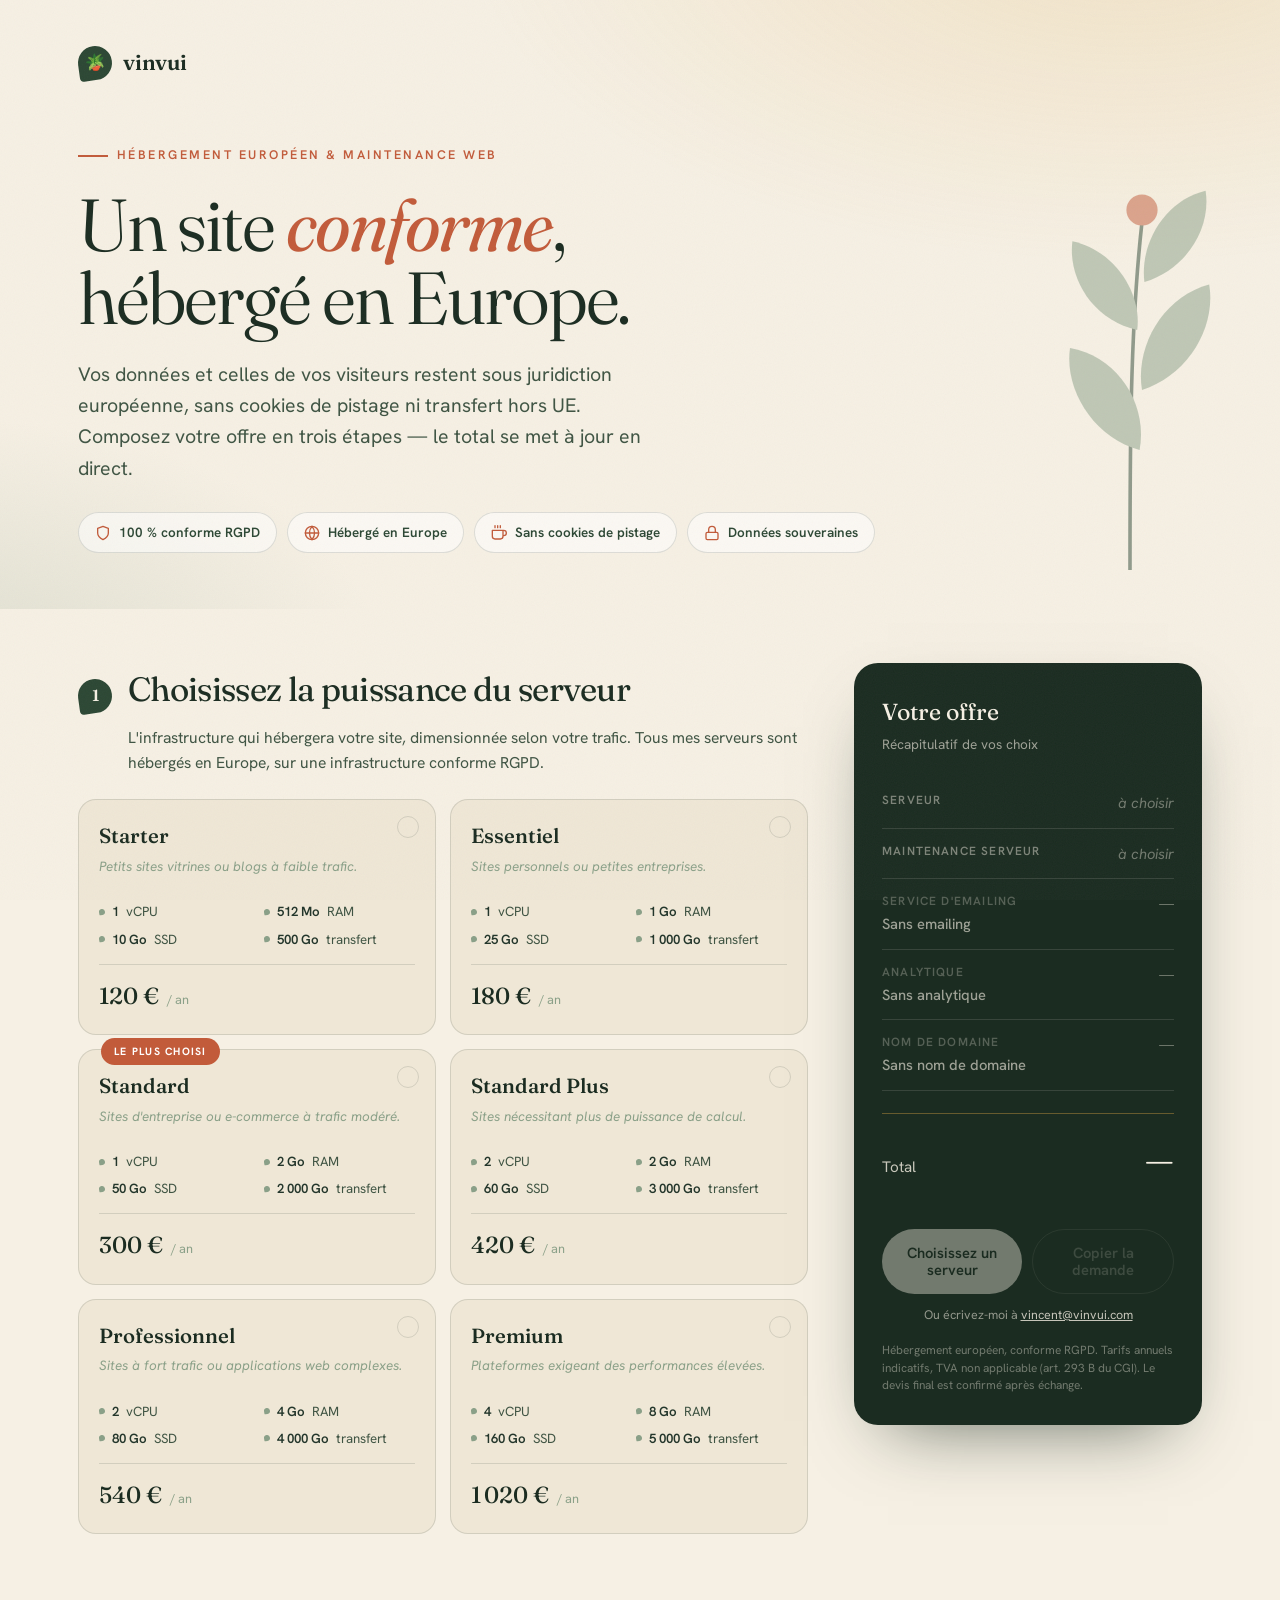
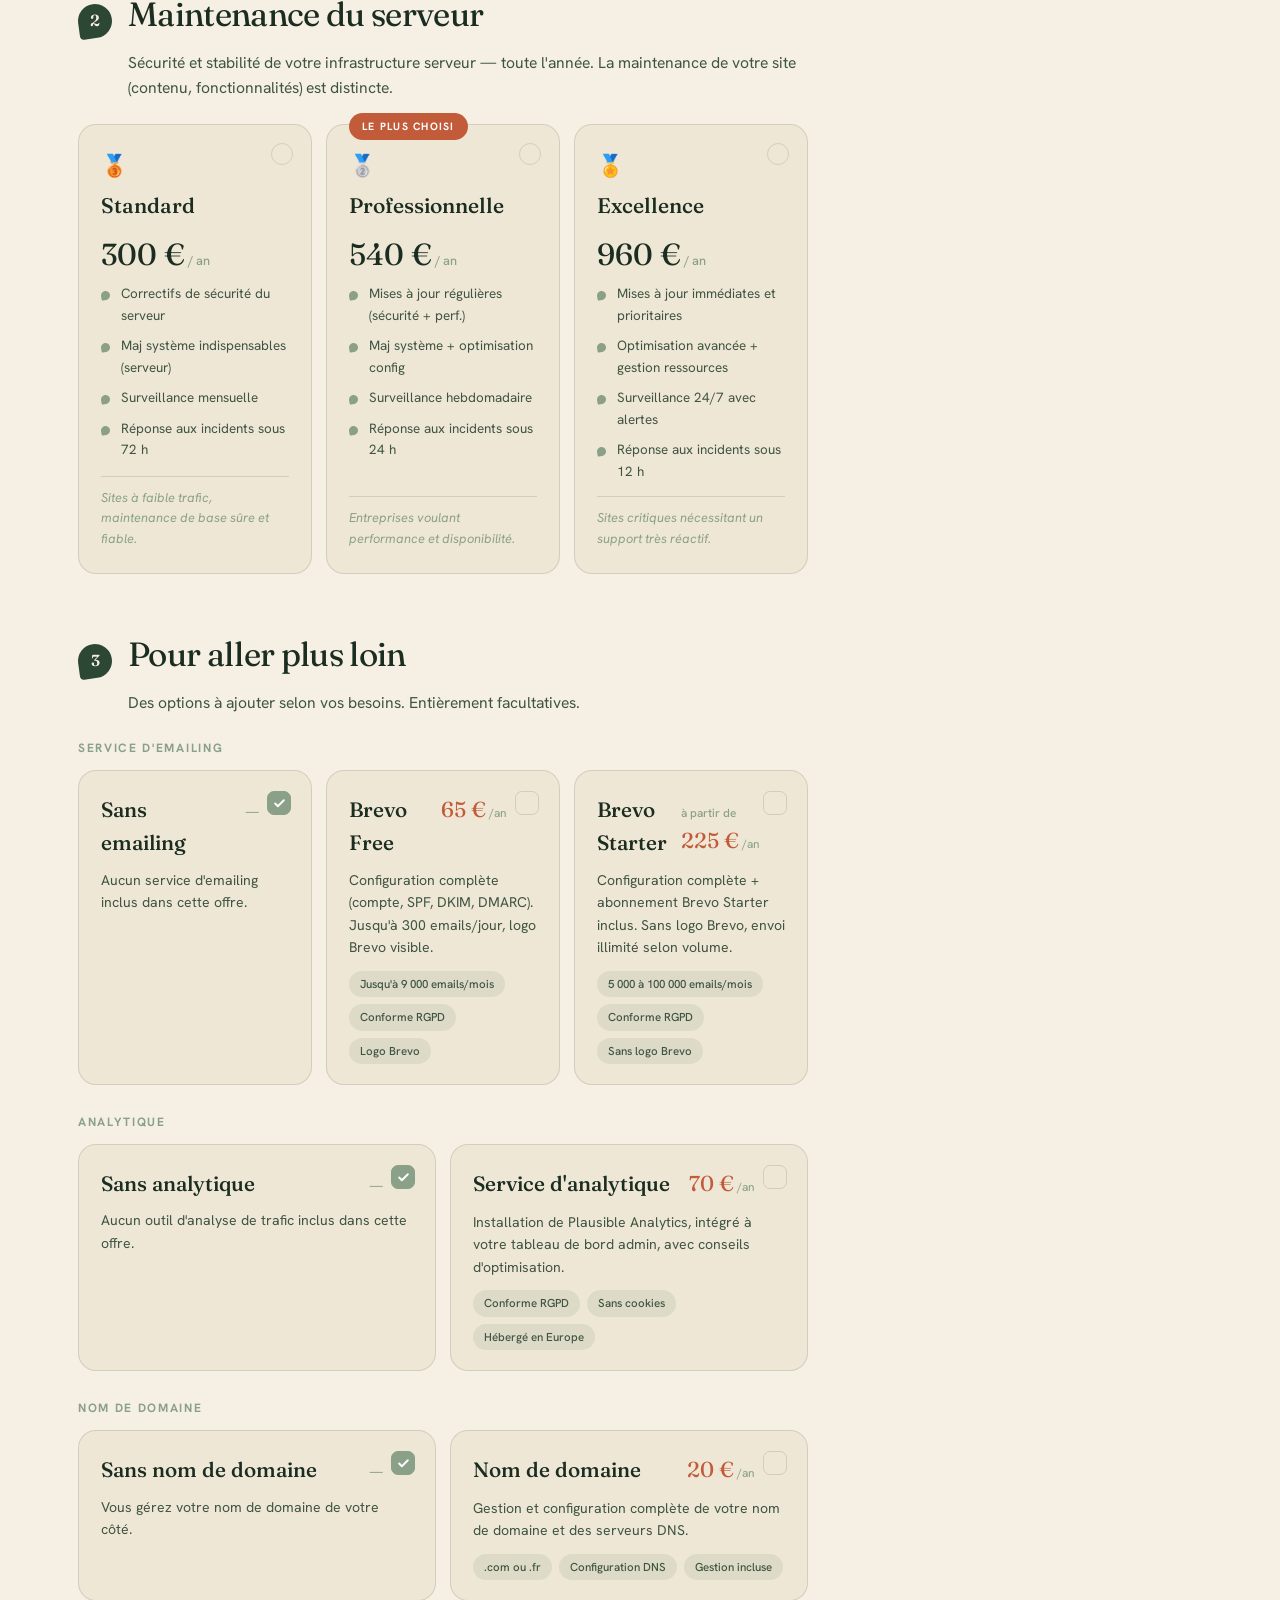
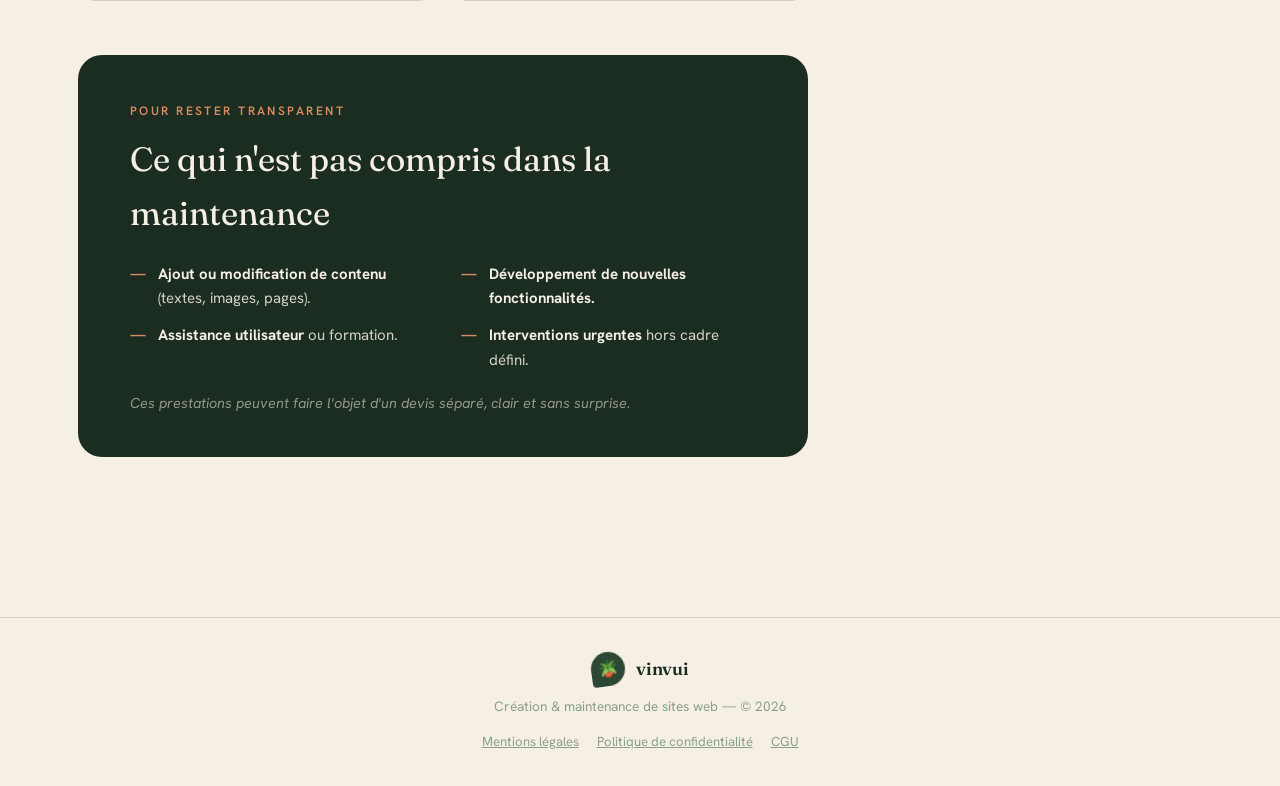
<file: index.html>
<!DOCTYPE html>
<html lang="fr">
<head>
  <meta charset="UTF-8">
  <meta name="viewport" content="width=device-width, initial-scale=1.0">
  <meta name="description" content="Hébergement web européen et maintenance conforme RGPD. Composez votre offre en trois étapes : serveur, maintenance, options. Tarifs transparents, données souveraines, sans cookies de pistage.">
  <meta name="theme-color" content="#1b2c21">

  <title>Composez votre offre — vinvui</title>

  <link rel="icon" href="data:image/svg+xml,%3Csvg xmlns='http://www.w3.org/2000/svg' viewBox='0 0 100 100'%3E%3Crect width='100' height='100' rx='20' fill='%232c4734'/%3E%3Ctext x='50' y='72' text-anchor='middle' font-size='62'%3E%F0%9F%AA%B4%3C/text%3E%3C/svg%3E">

  <meta property="og:type" content="website">
  <meta property="og:title" content="Composez votre offre — vinvui">
  <meta property="og:description" content="Hébergement web européen et maintenance conforme RGPD. Composez votre offre en trois étapes : serveur, maintenance, options.">
  <meta property="og:locale" content="fr_FR">
  <meta name="twitter:card" content="summary">

  <link rel="preconnect" href="https://fonts.googleapis.com">
  <link rel="preconnect" href="https://fonts.gstatic.com" crossorigin>
  <link href="https://fonts.googleapis.com/css2?family=Fraunces:ital,opsz,wght@0,9..144,300..700;1,9..144,300..600&family=Hanken+Grotesk:wght@300;400;500;600;700&display=swap" rel="stylesheet">

  <link rel="stylesheet" href="styles/base.css">
  <link rel="stylesheet" href="styles/home.css">

  <script type="module" src="scripts/configurator.js"></script>
</head>
<body>

<header class="hero">
  <div class="wrap">
    <div class="topbar">
      <div class="brand"><span class="leaf">🪴</span> vinvui</div>
    </div>
    <p class="eyebrow">Hébergement européen &amp; maintenance web</p>
    <h1 class="title">Un site <em>conforme</em>, hébergé en Europe.</h1>
    <p class="lede">
      Vos données et celles de vos visiteurs restent sous juridiction européenne,
      sans cookies de pistage ni transfert hors UE. Composez votre offre en trois
      étapes — le total se met à jour en direct.
    </p>
    <div class="trust">
      <span class="trust-item">
        <svg viewBox="0 0 24 24" fill="none" stroke="currentColor" stroke-width="2" stroke-linecap="round" stroke-linejoin="round" aria-hidden="true">
          <path d="M12 22s8-4 8-10V5l-8-3-8 3v7c0 6 8 10 8 10z"/>
        </svg>
        100&nbsp;% conforme RGPD
      </span>
      <span class="trust-item">
        <svg viewBox="0 0 24 24" fill="none" stroke="currentColor" stroke-width="2" stroke-linecap="round" stroke-linejoin="round" aria-hidden="true">
          <circle cx="12" cy="12" r="10"/>
          <path d="M2 12h20M12 2a15 15 0 0 1 0 20M12 2a15 15 0 0 0 0 20"/>
        </svg>
        Hébergé en Europe
      </span>
      <span class="trust-item">
        <svg viewBox="0 0 24 24" fill="none" stroke="currentColor" stroke-width="2" stroke-linecap="round" stroke-linejoin="round" aria-hidden="true">
          <path d="M18 8h1a4 4 0 0 1 0 8h-1M2 8h16v9a4 4 0 0 1-4 4H6a4 4 0 0 1-4-4z"/>
          <line x1="6" y1="1" x2="6" y2="4"/>
          <line x1="10" y1="1" x2="10" y2="4"/>
          <line x1="14" y1="1" x2="14" y2="4"/>
        </svg>
        Sans cookies de pistage
      </span>
      <span class="trust-item">
        <svg viewBox="0 0 24 24" fill="none" stroke="currentColor" stroke-width="2" stroke-linecap="round" stroke-linejoin="round" aria-hidden="true">
          <rect x="3" y="11" width="18" height="11" rx="2"/>
          <path d="M7 11V7a5 5 0 0 1 10 0v4"/>
        </svg>
        Données souveraines
      </span>
    </div>
  </div>

  <svg class="sprig" viewBox="0 0 300 400" fill="none" xmlns="http://www.w3.org/2000/svg" aria-hidden="true">
    <path d="M150 400 C150 300 150 200 160 110" stroke="#2c4734" stroke-width="3" stroke-linecap="round"/>
    <g fill="#8aa088">
      <path d="M158 300 C120 290 95 250 100 215 C140 222 165 262 158 300Z"/>
      <path d="M160 250 C198 238 222 198 216 162 C178 172 154 213 160 250Z"/>
      <path d="M156 200 C120 192 98 158 102 126 C138 134 160 170 156 200Z"/>
      <path d="M162 160 C196 150 218 116 213 84 C179 92 158 128 162 160Z"/>
    </g>
    <circle cx="160" cy="100" r="13" fill="#c25b3a"/>
  </svg>
</header>

<noscript>
  <style>main.config, .mobi { display: none; }</style>
  <div class="wrap">
    <div class="noscript-msg">
      <h2>JavaScript requis</h2>
      <p>
        Le configurateur d'offre nécessite JavaScript. Pour recevoir un devis personnalisé,
        écrivez-moi à <a href="mailto:vincent@vinvui.com">vincent@vinvui.com</a>.
      </p>
    </div>
  </div>
</noscript>

<main class="config">
  <div class="wrap config-grid">

    <div class="steps">

      <section class="step" data-rise>
        <div class="step-head">
          <span class="step-num"><span>1</span></span>
          <h2 class="step-title">Choisissez la puissance du serveur</h2>
        </div>
        <p class="step-sub">
          L'infrastructure qui hébergera votre site, dimensionnée selon votre trafic.
          Tous mes serveurs sont hébergés en Europe, sur une infrastructure conforme RGPD.
        </p>
        <div class="servers" id="servers"></div>
      </section>

      <section class="step" data-rise>
        <div class="step-head">
          <span class="step-num"><span>2</span></span>
          <h2 class="step-title">Maintenance du serveur</h2>
        </div>
        <p class="step-sub">
          Sécurité et stabilité de votre infrastructure serveur — toute l'année.
          La maintenance de votre site (contenu, fonctionnalités) est distincte.
        </p>
        <div class="maint" id="maint"></div>
      </section>

      <section class="step" data-rise>
        <div class="step-head">
          <span class="step-num"><span>3</span></span>
          <h2 class="step-title">Pour aller plus loin</h2>
        </div>
        <p class="step-sub">
          Des options à ajouter selon vos besoins. Entièrement facultatives.
        </p>
        <div class="opts" id="opts"></div>
      </section>

      <div class="infostrip" data-rise>
        <span class="sec-tag">Pour rester transparent</span>
        <h2>Ce qui n'est pas compris dans la maintenance</h2>
        <ul class="ex-list">
          <li><strong>Ajout ou modification de contenu</strong> (textes, images, pages).</li>
          <li><strong>Développement de nouvelles fonctionnalités.</strong></li>
          <li><strong>Assistance utilisateur</strong> ou formation.</li>
          <li><strong>Interventions urgentes</strong> hors cadre défini.</li>
        </ul>
        <p class="ex-note">
          Ces prestations peuvent faire l'objet d'un devis séparé, clair et sans surprise.
        </p>
      </div>
    </div>

    <aside>
      <div class="recap" id="recap">
        <h3>Votre offre</h3>
        <p class="r-int">Récapitulatif de vos choix</p>

        <div id="recap-lines" aria-live="polite" aria-atomic="true"></div>

        <div class="r-total">
          <span class="t-lab">Total</span>
          <span class="t-val" id="total">—</span>
        </div>
        <p class="r-month" id="month" aria-live="polite"></p>

        <div class="r-actions">
          <button class="r-btn" id="quote-btn" type="button" disabled>
            Choisissez vos options
          </button>
          <button class="r-btn r-btn-alt" id="copy-btn" type="button" disabled aria-live="polite">
            Copier la demande
          </button>
        </div>

        <p class="r-fallback">
          Ou écrivez-moi à <a href="mailto:vincent@vinvui.com">vincent@vinvui.com</a>
        </p>

        <button class="r-reset" id="reset-btn" type="button" style="display:none">
          Réinitialiser mes choix
        </button>

        <p class="r-note">
          Hébergement européen, conforme RGPD. Tarifs annuels indicatifs, TVA non applicable
          (art. 293 B du CGI). Le devis final est confirmé après échange.
        </p>
      </div>
    </aside>

  </div>
</main>

<div class="mobi">
  <div>
    <span class="m-tot" id="mobi-total">—</span>
    <small id="mobi-mo">Sélectionnez votre offre</small>
  </div>
  <a href="#recap">Voir le devis</a>
</div>

<footer>
  <div class="brand"><span class="leaf">🪴</span> vinvui</div>
  <p>Création &amp; maintenance de sites web — © <span id="y"></span></p>
  <nav class="legal-links" aria-label="Informations légales">
    <a href="mentions-legales.html">Mentions légales</a>
    <a href="confidentialite.html">Politique de confidentialité</a>
    <a href="cgu.html">CGU</a>
  </nav>
</footer>

</body>
</html>
</file>
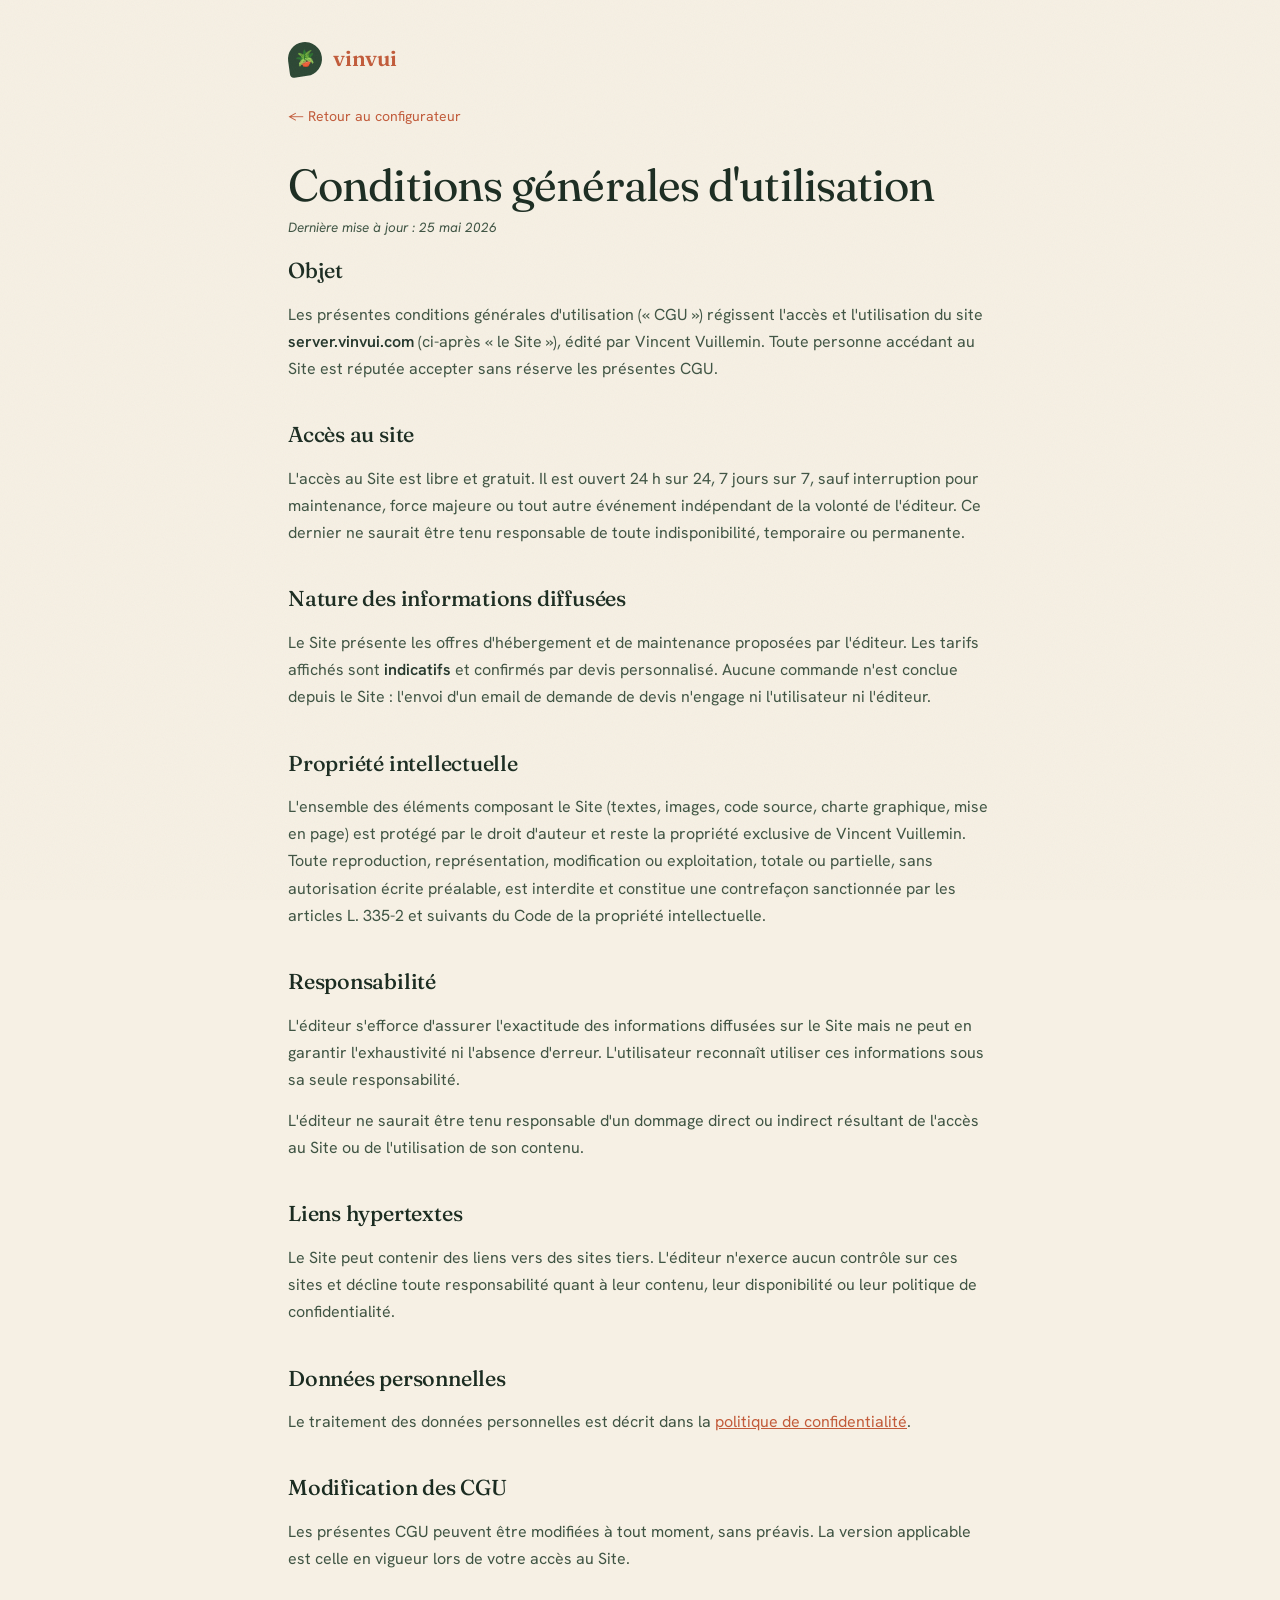
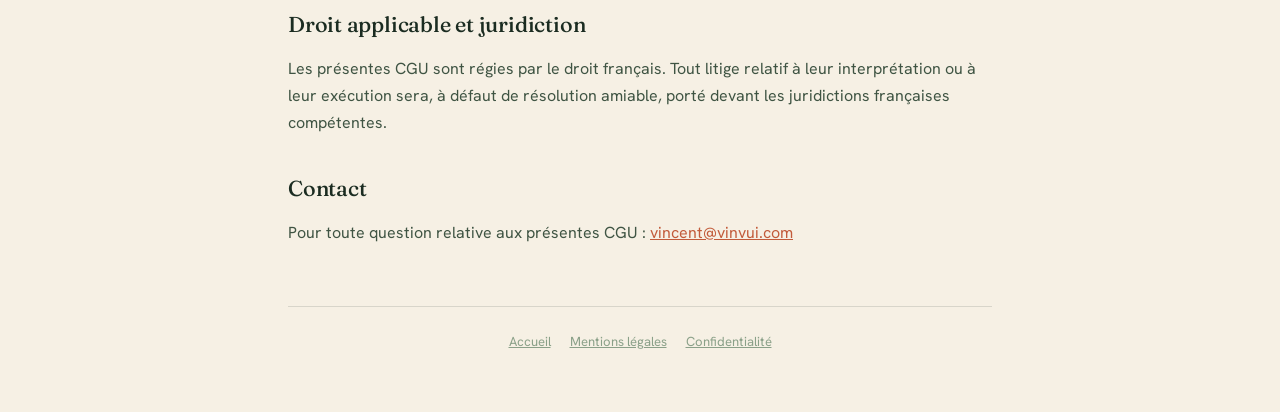
<file: cgu.html>
<!DOCTYPE html>
<html lang="fr">
<head>
  <meta charset="UTF-8">
  <meta name="viewport" content="width=device-width, initial-scale=1.0">
  <meta name="description" content="Conditions générales d'utilisation du site vinvui.">
  <meta name="theme-color" content="#1b2c21">

  <title>Conditions générales d'utilisation — vinvui</title>

  <link rel="icon" href="data:image/svg+xml,%3Csvg xmlns='http://www.w3.org/2000/svg' viewBox='0 0 100 100'%3E%3Crect width='100' height='100' rx='20' fill='%232c4734'/%3E%3Ctext x='50' y='72' text-anchor='middle' font-size='62'%3E%F0%9F%AA%B4%3C/text%3E%3C/svg%3E">

  <link rel="preconnect" href="https://fonts.googleapis.com">
  <link rel="preconnect" href="https://fonts.gstatic.com" crossorigin>
  <link href="https://fonts.googleapis.com/css2?family=Fraunces:ital,opsz,wght@0,9..144,300..700&family=Hanken+Grotesk:wght@300;400;500;600;700&display=swap" rel="stylesheet">

  <link rel="stylesheet" href="styles/base.css">
  <link rel="stylesheet" href="styles/legal.css">
</head>
<body>
<div class="legal">
  <a class="brand" href="index.html"><span class="leaf">🪴</span> vinvui</a>
  <a class="back" href="index.html">← Retour au configurateur</a>

  <h1>Conditions générales d'utilisation</h1>
  <p class="updated">Dernière mise à jour : 25 mai 2026</p>

  <h2>Objet</h2>
  <p>
    Les présentes conditions générales d'utilisation (« CGU ») régissent l'accès et
    l'utilisation du site <strong>server.vinvui.com</strong> (ci-après « le Site »),
    édité par Vincent Vuillemin. Toute personne accédant au Site est réputée accepter
    sans réserve les présentes CGU.
  </p>

  <h2>Accès au site</h2>
  <p>
    L'accès au Site est libre et gratuit. Il est ouvert 24 h sur 24, 7 jours sur 7,
    sauf interruption pour maintenance, force majeure ou tout autre événement
    indépendant de la volonté de l'éditeur. Ce dernier ne saurait être tenu responsable
    de toute indisponibilité, temporaire ou permanente.
  </p>

  <h2>Nature des informations diffusées</h2>
  <p>
    Le Site présente les offres d'hébergement et de maintenance proposées par l'éditeur.
    Les tarifs affichés sont <strong>indicatifs</strong> et confirmés par devis personnalisé.
    Aucune commande n'est conclue depuis le Site : l'envoi d'un email de demande de devis
    n'engage ni l'utilisateur ni l'éditeur.
  </p>

  <h2>Propriété intellectuelle</h2>
  <p>
    L'ensemble des éléments composant le Site (textes, images, code source, charte
    graphique, mise en page) est protégé par le droit d'auteur et reste la propriété
    exclusive de Vincent Vuillemin. Toute reproduction, représentation, modification ou
    exploitation, totale ou partielle, sans autorisation écrite préalable, est interdite
    et constitue une contrefaçon sanctionnée par les articles L. 335-2 et suivants du
    Code de la propriété intellectuelle.
  </p>

  <h2>Responsabilité</h2>
  <p>
    L'éditeur s'efforce d'assurer l'exactitude des informations diffusées sur le Site
    mais ne peut en garantir l'exhaustivité ni l'absence d'erreur. L'utilisateur reconnaît
    utiliser ces informations sous sa seule responsabilité.
  </p>
  <p>
    L'éditeur ne saurait être tenu responsable d'un dommage direct ou indirect résultant
    de l'accès au Site ou de l'utilisation de son contenu.
  </p>

  <h2>Liens hypertextes</h2>
  <p>
    Le Site peut contenir des liens vers des sites tiers. L'éditeur n'exerce aucun contrôle
    sur ces sites et décline toute responsabilité quant à leur contenu, leur disponibilité
    ou leur politique de confidentialité.
  </p>

  <h2>Données personnelles</h2>
  <p>
    Le traitement des données personnelles est décrit dans la
    <a href="confidentialite.html">politique de confidentialité</a>.
  </p>

  <h2>Modification des CGU</h2>
  <p>
    Les présentes CGU peuvent être modifiées à tout moment, sans préavis. La version
    applicable est celle en vigueur lors de votre accès au Site.
  </p>

  <h2>Droit applicable et juridiction</h2>
  <p>
    Les présentes CGU sont régies par le droit français. Tout litige relatif à leur
    interprétation ou à leur exécution sera, à défaut de résolution amiable, porté devant
    les juridictions françaises compétentes.
  </p>

  <h2>Contact</h2>
  <p>
    Pour toute question relative aux présentes CGU :
    <a href="mailto:vincent@vinvui.com">vincent@vinvui.com</a>
  </p>

  <nav class="legal-footer" aria-label="Navigation des pages légales">
    <a href="index.html">Accueil</a>
    <a href="mentions-legales.html">Mentions légales</a>
    <a href="confidentialite.html">Confidentialité</a>
  </nav>
</div>
</body>
</html>
</file>
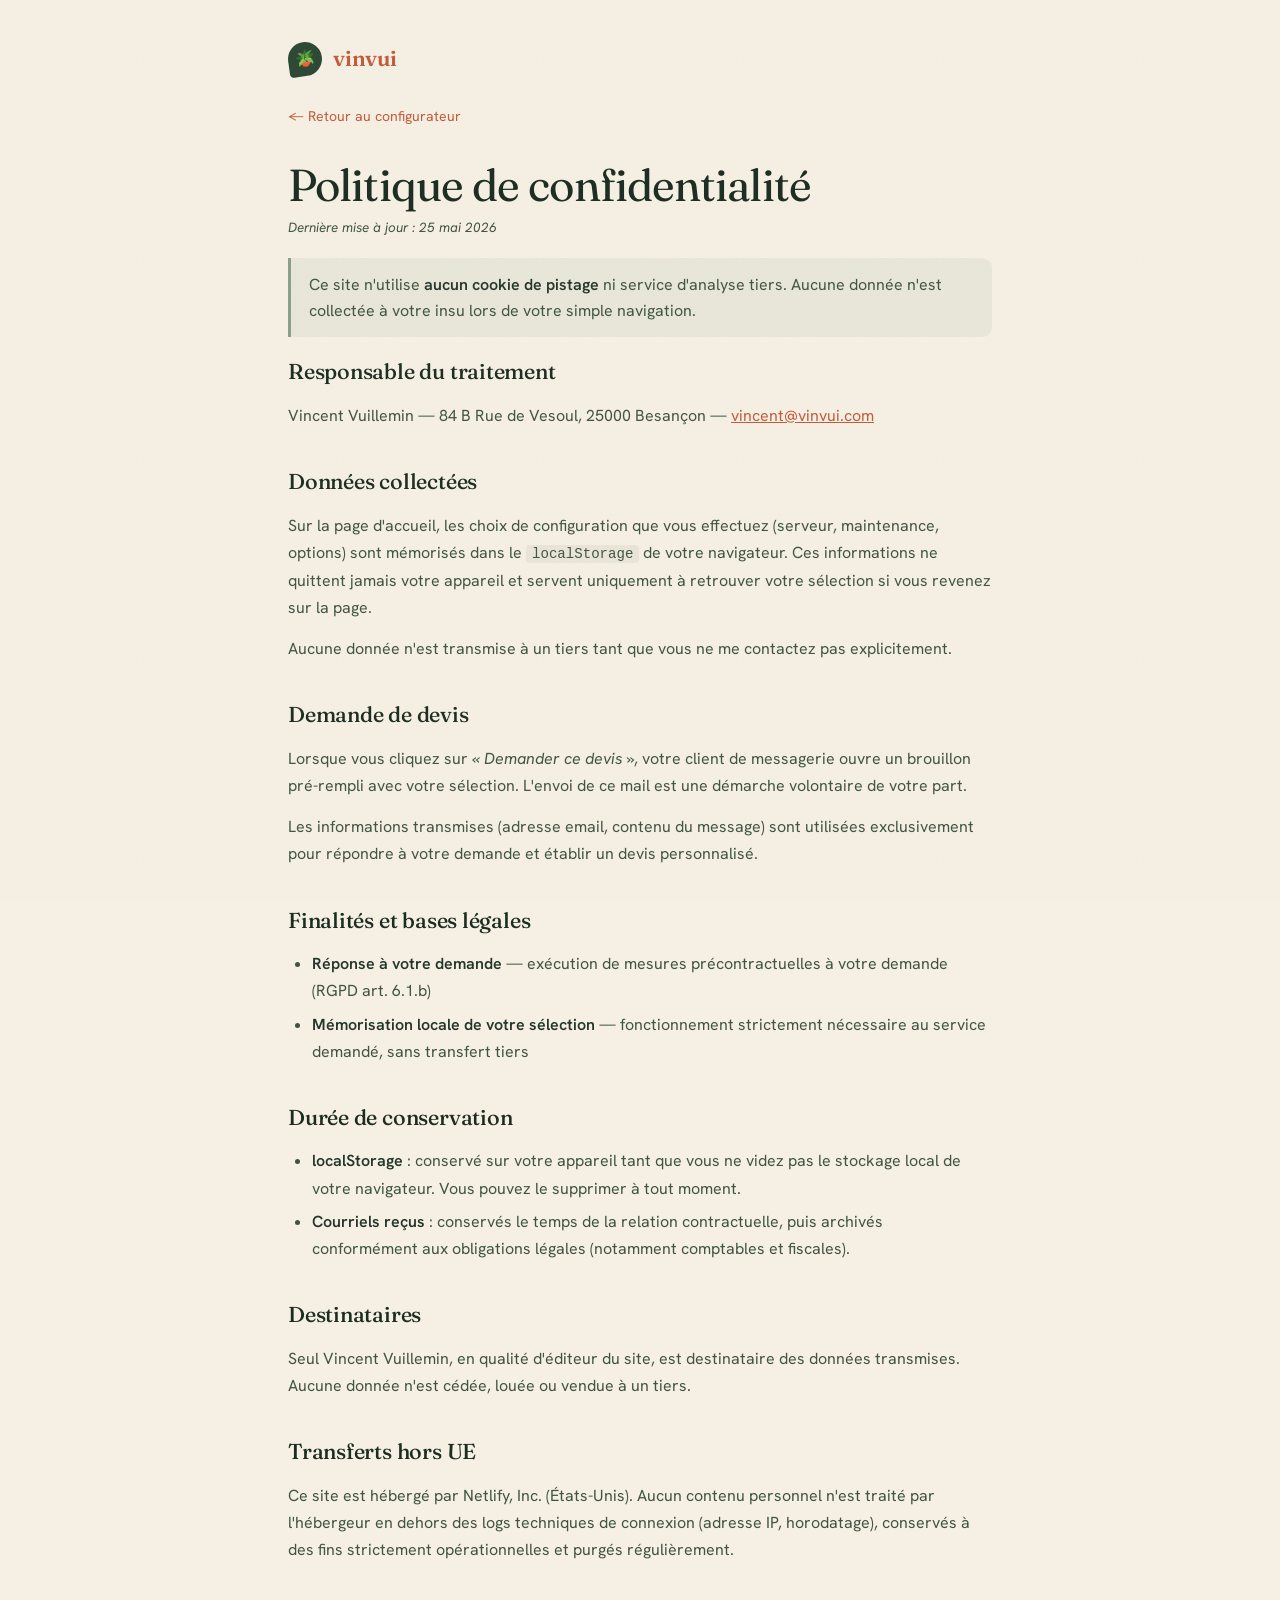
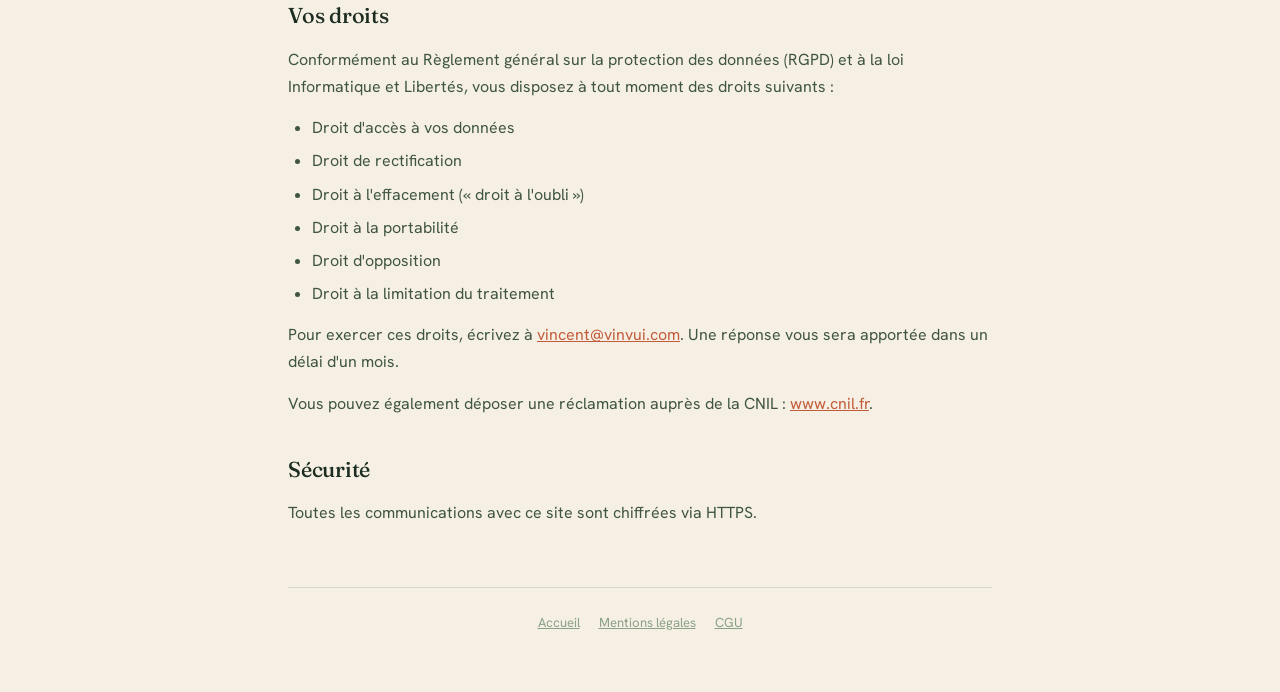
<file: confidentialite.html>
<!DOCTYPE html>
<html lang="fr">
<head>
  <meta charset="UTF-8">
  <meta name="viewport" content="width=device-width, initial-scale=1.0">
  <meta name="description" content="Politique de confidentialité du site vinvui — collecte de données, RGPD et exercice des droits.">
  <meta name="theme-color" content="#1b2c21">

  <title>Politique de confidentialité — vinvui</title>

  <link rel="icon" href="data:image/svg+xml,%3Csvg xmlns='http://www.w3.org/2000/svg' viewBox='0 0 100 100'%3E%3Crect width='100' height='100' rx='20' fill='%232c4734'/%3E%3Ctext x='50' y='72' text-anchor='middle' font-size='62'%3E%F0%9F%AA%B4%3C/text%3E%3C/svg%3E">

  <link rel="preconnect" href="https://fonts.googleapis.com">
  <link rel="preconnect" href="https://fonts.gstatic.com" crossorigin>
  <link href="https://fonts.googleapis.com/css2?family=Fraunces:ital,opsz,wght@0,9..144,300..700&family=Hanken+Grotesk:wght@300;400;500;600;700&display=swap" rel="stylesheet">

  <link rel="stylesheet" href="styles/base.css">
  <link rel="stylesheet" href="styles/legal.css">
</head>
<body>
<div class="legal">
  <a class="brand" href="index.html"><span class="leaf">🪴</span> vinvui</a>
  <a class="back" href="index.html">← Retour au configurateur</a>

  <h1>Politique de confidentialité</h1>
  <p class="updated">Dernière mise à jour : 25 mai 2026</p>

  <div class="callout">
    Ce site n'utilise <strong>aucun cookie de pistage</strong> ni service d'analyse tiers.
    Aucune donnée n'est collectée à votre insu lors de votre simple navigation.
  </div>

  <h2>Responsable du traitement</h2>
  <p>
    Vincent Vuillemin — 84 B Rue de Vesoul, 25000 Besançon —
    <a href="mailto:vincent@vinvui.com">vincent@vinvui.com</a>
  </p>

  <h2>Données collectées</h2>
  <p>
    Sur la page d'accueil, les choix de configuration que vous effectuez (serveur,
    maintenance, options) sont mémorisés dans le <code>localStorage</code> de votre
    navigateur. Ces informations ne quittent jamais votre appareil et servent uniquement
    à retrouver votre sélection si vous revenez sur la page.
  </p>
  <p>Aucune donnée n'est transmise à un tiers tant que vous ne me contactez pas explicitement.</p>

  <h2>Demande de devis</h2>
  <p>
    Lorsque vous cliquez sur <em>« Demander ce devis »</em>, votre client de messagerie
    ouvre un brouillon pré-rempli avec votre sélection. L'envoi de ce mail est une démarche
    volontaire de votre part.
  </p>
  <p>
    Les informations transmises (adresse email, contenu du message) sont utilisées
    exclusivement pour répondre à votre demande et établir un devis personnalisé.
  </p>

  <h2>Finalités et bases légales</h2>
  <ul>
    <li>
      <strong>Réponse à votre demande</strong> — exécution de mesures précontractuelles
      à votre demande (RGPD art. 6.1.b)
    </li>
    <li>
      <strong>Mémorisation locale de votre sélection</strong> — fonctionnement strictement
      nécessaire au service demandé, sans transfert tiers
    </li>
  </ul>

  <h2>Durée de conservation</h2>
  <ul>
    <li>
      <strong>localStorage</strong> : conservé sur votre appareil tant que vous ne videz
      pas le stockage local de votre navigateur. Vous pouvez le supprimer à tout moment.
    </li>
    <li>
      <strong>Courriels reçus</strong> : conservés le temps de la relation contractuelle,
      puis archivés conformément aux obligations légales (notamment comptables et fiscales).
    </li>
  </ul>

  <h2>Destinataires</h2>
  <p>
    Seul Vincent Vuillemin, en qualité d'éditeur du site, est destinataire des données
    transmises. Aucune donnée n'est cédée, louée ou vendue à un tiers.
  </p>

  <h2>Transferts hors UE</h2>
  <p>
    Ce site est hébergé par Netlify, Inc. (États-Unis). Aucun contenu personnel n'est
    traité par l'hébergeur en dehors des logs techniques de connexion (adresse IP,
    horodatage), conservés à des fins strictement opérationnelles et purgés régulièrement.
  </p>

  <h2>Vos droits</h2>
  <p>
    Conformément au Règlement général sur la protection des données (RGPD) et à la loi
    Informatique et Libertés, vous disposez à tout moment des droits suivants :
  </p>
  <ul>
    <li>Droit d'accès à vos données</li>
    <li>Droit de rectification</li>
    <li>Droit à l'effacement (« droit à l'oubli »)</li>
    <li>Droit à la portabilité</li>
    <li>Droit d'opposition</li>
    <li>Droit à la limitation du traitement</li>
  </ul>
  <p>
    Pour exercer ces droits, écrivez à <a href="mailto:vincent@vinvui.com">vincent@vinvui.com</a>.
    Une réponse vous sera apportée dans un délai d'un mois.
  </p>
  <p>
    Vous pouvez également déposer une réclamation auprès de la CNIL :
    <a href="https://www.cnil.fr" target="_blank" rel="noopener noreferrer">www.cnil.fr</a>.
  </p>

  <h2>Sécurité</h2>
  <p>Toutes les communications avec ce site sont chiffrées via HTTPS.</p>

  <nav class="legal-footer" aria-label="Navigation des pages légales">
    <a href="index.html">Accueil</a>
    <a href="mentions-legales.html">Mentions légales</a>
    <a href="cgu.html">CGU</a>
  </nav>
</div>
</body>
</html>
</file>
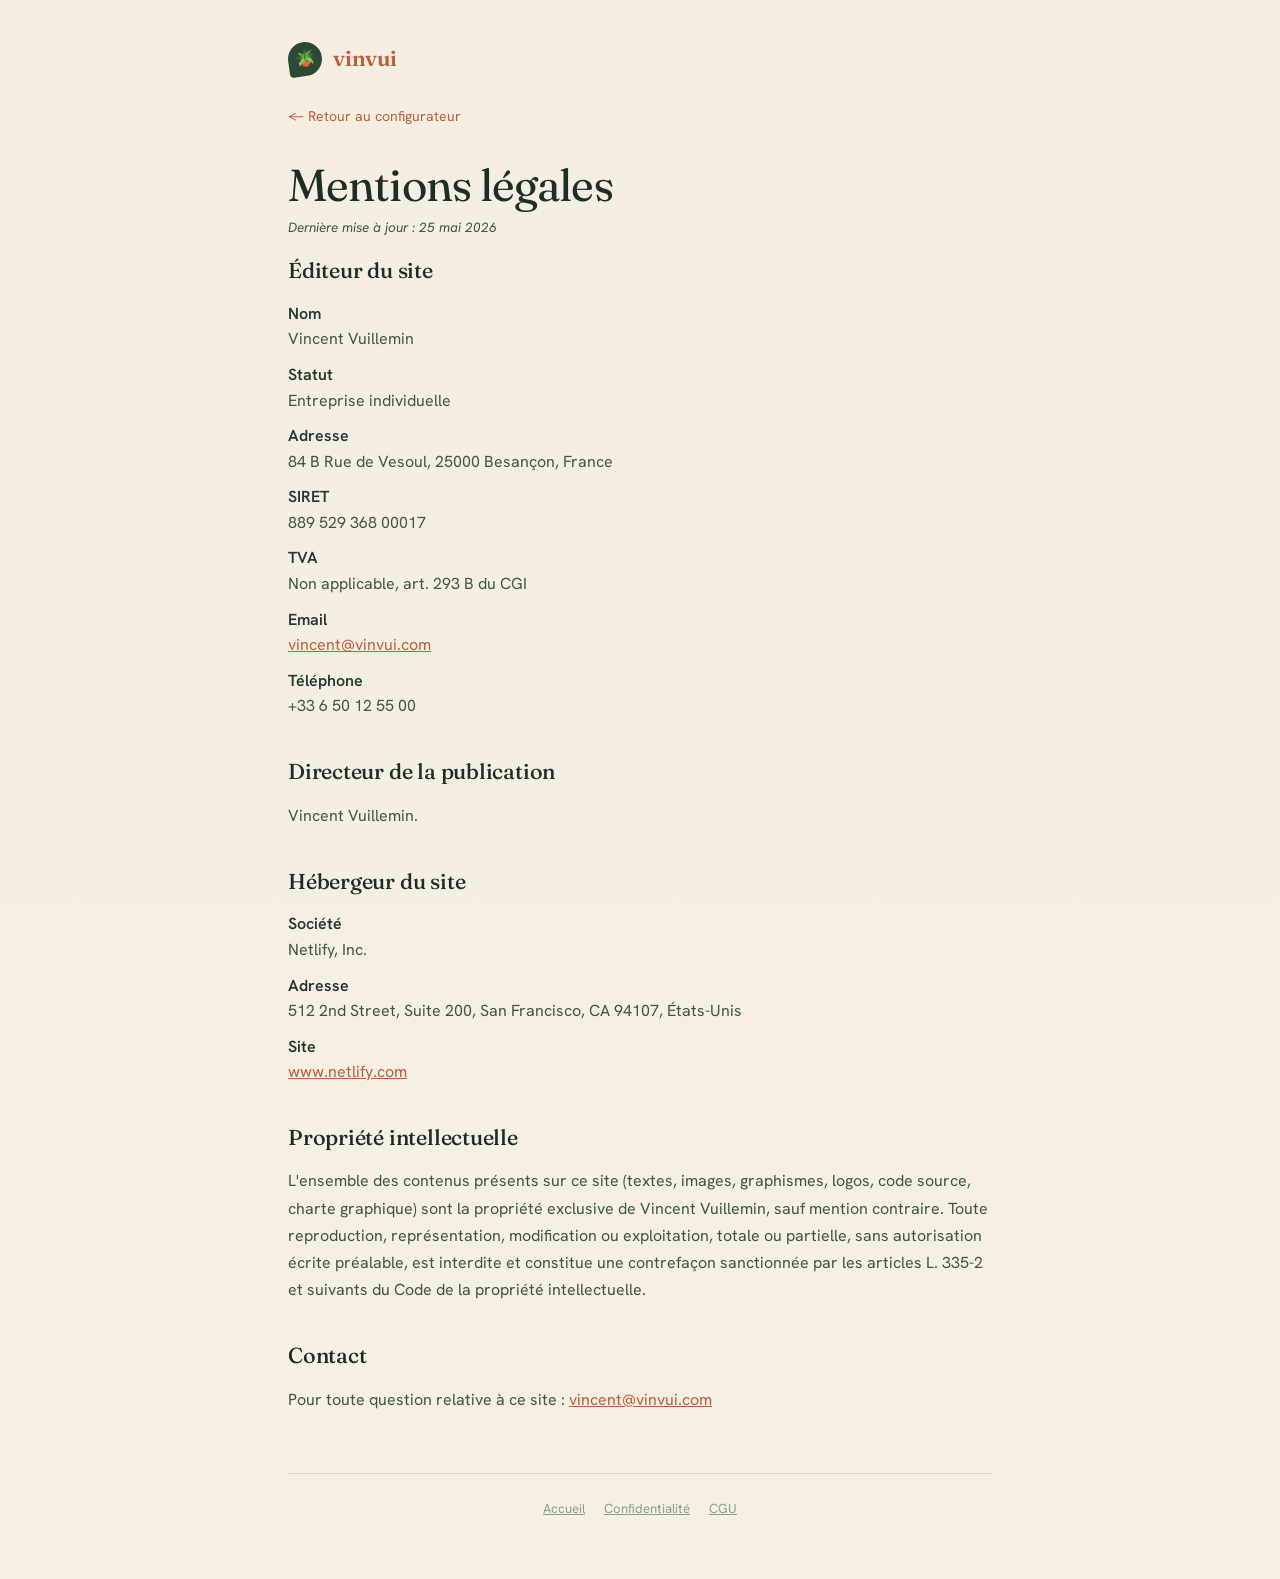
<file: mentions-legales.html>
<!DOCTYPE html>
<html lang="fr">
<head>
  <meta charset="UTF-8">
  <meta name="viewport" content="width=device-width, initial-scale=1.0">
  <meta name="description" content="Mentions légales du site vinvui — éditeur, hébergeur et propriété intellectuelle.">
  <meta name="theme-color" content="#1b2c21">

  <title>Mentions légales — vinvui</title>

  <link rel="icon" href="data:image/svg+xml,%3Csvg xmlns='http://www.w3.org/2000/svg' viewBox='0 0 100 100'%3E%3Crect width='100' height='100' rx='20' fill='%232c4734'/%3E%3Ctext x='50' y='72' text-anchor='middle' font-size='62'%3E%F0%9F%AA%B4%3C/text%3E%3C/svg%3E">

  <link rel="preconnect" href="https://fonts.googleapis.com">
  <link rel="preconnect" href="https://fonts.gstatic.com" crossorigin>
  <link href="https://fonts.googleapis.com/css2?family=Fraunces:ital,opsz,wght@0,9..144,300..700&family=Hanken+Grotesk:wght@300;400;500;600;700&display=swap" rel="stylesheet">

  <link rel="stylesheet" href="styles/base.css">
  <link rel="stylesheet" href="styles/legal.css">
</head>
<body>
<div class="legal">
  <a class="brand" href="index.html"><span class="leaf">🪴</span> vinvui</a>
  <a class="back" href="index.html">← Retour au configurateur</a>

  <h1>Mentions légales</h1>
  <p class="updated">Dernière mise à jour : 25 mai 2026</p>

  <h2>Éditeur du site</h2>
  <dl>
    <dt>Nom</dt><dd>Vincent Vuillemin</dd>
    <dt>Statut</dt><dd>Entreprise individuelle</dd>
    <dt>Adresse</dt><dd>84 B Rue de Vesoul, 25000 Besançon, France</dd>
    <dt>SIRET</dt><dd>889 529 368 00017</dd>
    <dt>TVA</dt><dd>Non applicable, art. 293 B du CGI</dd>
    <dt>Email</dt><dd><a href="mailto:vincent@vinvui.com">vincent@vinvui.com</a></dd>
    <dt>Téléphone</dt><dd>+33 6 50 12 55 00</dd>
  </dl>

  <h2>Directeur de la publication</h2>
  <p>Vincent Vuillemin.</p>

  <h2>Hébergeur du site</h2>
  <dl>
    <dt>Société</dt><dd>Netlify, Inc.</dd>
    <dt>Adresse</dt><dd>512 2nd Street, Suite 200, San Francisco, CA 94107, États-Unis</dd>
    <dt>Site</dt><dd><a href="https://www.netlify.com" target="_blank" rel="noopener noreferrer">www.netlify.com</a></dd>
  </dl>

  <h2>Propriété intellectuelle</h2>
  <p>
    L'ensemble des contenus présents sur ce site (textes, images, graphismes, logos,
    code source, charte graphique) sont la propriété exclusive de Vincent Vuillemin,
    sauf mention contraire. Toute reproduction, représentation, modification ou
    exploitation, totale ou partielle, sans autorisation écrite préalable, est interdite
    et constitue une contrefaçon sanctionnée par les articles L. 335-2 et suivants du
    Code de la propriété intellectuelle.
  </p>

  <h2>Contact</h2>
  <p>
    Pour toute question relative à ce site :
    <a href="mailto:vincent@vinvui.com">vincent@vinvui.com</a>
  </p>

  <nav class="legal-footer" aria-label="Navigation des pages légales">
    <a href="index.html">Accueil</a>
    <a href="confidentialite.html">Confidentialité</a>
    <a href="cgu.html">CGU</a>
  </nav>
</div>
</body>
</html>
</file>
<file: styles/base.css>
/* =============================================================
   base.css — variables, reset, primitives partagés
   ============================================================= */

:root {
  --cream:       #f6f0e4;
  --cream-2:     #efe7d6;
  --ink:         #23362b;
  --ink-soft:    #3f5443;
  --forest:      #2c4734;
  --forest-deep: #1b2c21;
  --terra:       #c25b3a;
  --terra-soft:  #d98c5f;
  --sage:        #8aa088;
  --gold:        #d9a441;
  --line:        rgba(35, 54, 43, .14);

  --serif: "Fraunces", Georgia, serif;
  --sans:  "Hanken Grotesk", -apple-system, BlinkMacSystemFont, "Segoe UI", sans-serif;
}

* {
  margin: 0;
  padding: 0;
  box-sizing: border-box;
}

html {
  scroll-behavior: smooth;
}

body {
  font-family: var(--sans);
  background: var(--cream);
  color: var(--ink);
  line-height: 1.6;
  overflow-x: hidden;
  -webkit-font-smoothing: antialiased;
}

/* texture grain subtile */
body::before {
  content: "";
  position: fixed;
  inset: 0;
  z-index: 9999;
  pointer-events: none;
  opacity: .04;
  background-image: url("data:image/svg+xml,%3Csvg xmlns='http://www.w3.org/2000/svg' width='200' height='200'%3E%3Cfilter id='n'%3E%3CfeTurbulence type='fractalNoise' baseFrequency='0.9' numOctaves='3'/%3E%3C/filter%3E%3Crect width='100%25' height='100%25' filter='url(%23n)'/%3E%3C/svg%3E");
}

a { color: inherit; }

.wrap {
  max-width: 1180px;
  margin: 0 auto;
  padding: 0 28px;
}

/* ----- brand component (utilisé en header et footer) ----- */
.brand {
  display: flex;
  align-items: center;
  gap: 11px;
  font-family: var(--serif);
  font-weight: 600;
  font-size: 1.35rem;
  letter-spacing: -.01em;
  color: var(--forest-deep);
  text-decoration: none;
}

.brand .leaf {
  width: 34px;
  height: 34px;
  display: grid;
  place-items: center;
  background: var(--forest);
  border-radius: 50% 50% 50% 4px;
  color: var(--cream);
  font-size: 1rem;
  transform: rotate(-8deg);
}

/* ----- footer partagé ----- */
footer {
  border-top: 1px solid var(--line);
  padding: 34px 0;
  text-align: center;
  color: var(--sage);
  font-size: .85rem;
  margin-top: 70px;
}

footer .brand {
  justify-content: center;
  font-size: 1.1rem;
  margin-bottom: 10px;
}

.legal-links {
  margin-top: 14px;
  display: flex;
  justify-content: center;
  flex-wrap: wrap;
  gap: 6px 18px;
  font-size: .82rem;
}

.legal-links a {
  color: var(--sage);
  text-decoration: underline;
}

.legal-links a:hover {
  color: var(--forest);
}

/* ----- accessibilité globale ----- */
@media (prefers-reduced-motion: reduce) {
  html { scroll-behavior: auto; }
  *, *::before, *::after {
    animation-duration: .001ms !important;
    animation-iteration-count: 1 !important;
    transition-duration: .001ms !important;
  }
}
</file>
<file: styles/home.css>
/* =============================================================
   home.css — styles spécifiques au configurateur (index.html)
   ============================================================= */

/* ============================================================
   HERO
   ============================================================ */
header.hero {
  position: relative;
  padding: 46px 0 56px;
  overflow: hidden;
  background:
    radial-gradient(1100px 560px at 88% -12%, rgba(217, 164, 65, .18), transparent 60%),
    radial-gradient(820px 460px at -5% 110%, rgba(138, 160, 136, .22), transparent 55%);
}

.topbar {
  display: flex;
  justify-content: space-between;
  align-items: center;
  margin-bottom: 58px;
}

.eyebrow {
  display: inline-flex;
  align-items: center;
  gap: 9px;
  font-size: .78rem;
  font-weight: 600;
  text-transform: uppercase;
  letter-spacing: .2em;
  color: var(--terra);
  margin-bottom: 22px;
}

.eyebrow::before {
  content: "";
  width: 30px;
  height: 1.5px;
  background: var(--terra);
}

h1.title {
  font-family: var(--serif);
  font-weight: 340;
  font-size: clamp(2.4rem, 6vw, 4.6rem);
  line-height: 1;
  letter-spacing: -.03em;
  max-width: 15ch;
  color: var(--forest-deep);
}

h1.title em {
  font-style: italic;
  color: var(--terra);
  font-weight: 400;
}

.lede {
  margin-top: 24px;
  font-size: clamp(1.02rem, 2vw, 1.22rem);
  max-width: 54ch;
  color: var(--ink-soft);
}

.trust {
  display: flex;
  flex-wrap: wrap;
  gap: 10px;
  margin-top: 28px;
}

.trust-item {
  display: inline-flex;
  align-items: center;
  gap: 8px;
  font-size: .84rem;
  font-weight: 600;
  color: var(--forest);
  background: rgba(255, 255, 255, .55);
  border: 1px solid var(--line);
  padding: 9px 16px;
  border-radius: 30px;
}

.trust-item svg {
  width: 16px;
  height: 16px;
  color: var(--terra);
}

.sprig {
  position: absolute;
  right: -30px;
  top: 90px;
  width: min(34vw, 360px);
  opacity: .5;
  pointer-events: none;
}

@media (max-width: 900px) {
  .sprig { display: none; }
}

/* ============================================================
   CONFIGURATEUR — layout général
   ============================================================ */
.config {
  padding: 54px 0 90px;
}

.config-grid {
  display: grid;
  grid-template-columns: 1fr 348px;
  gap: 46px;
  align-items: stretch;
}

@media (max-width: 980px) {
  .config-grid {
    grid-template-columns: 1fr;
    gap: 30px;
  }
}

.step {
  margin-bottom: 54px;
}

.step-head {
  display: flex;
  align-items: baseline;
  gap: 16px;
  margin-bottom: 8px;
}

.step-num {
  font-family: var(--serif);
  font-size: 1rem;
  font-weight: 600;
  color: var(--cream);
  background: var(--forest);
  width: 34px;
  height: 34px;
  border-radius: 50% 50% 50% 4px;
  display: grid;
  place-items: center;
  flex: none;
  transform: rotate(-8deg);
}

.step-num span {
  transform: rotate(8deg);
}

.step-title {
  font-family: var(--serif);
  font-weight: 420;
  font-size: clamp(1.5rem, 3.4vw, 2.1rem);
  letter-spacing: -.02em;
  color: var(--forest-deep);
}

.step-sub {
  color: var(--ink-soft);
  font-size: .98rem;
  margin: 0 0 24px 50px;
}

@media (max-width: 560px) {
  .step-sub { margin-left: 0; }
}

/* ============================================================
   CARTES — communs aux pick/mcard/opt
   ============================================================ */
.pick,
.mcard,
.opt {
  outline: none;
}

.pick:focus-visible,
.mcard:focus-visible,
.opt:focus-visible {
  outline: 2.5px solid var(--terra);
  outline-offset: 3px;
}

/* ============================================================
   ÉTAPE 1 — serveurs
   ============================================================ */
.servers {
  display: grid;
  grid-template-columns: repeat(2, 1fr);
  gap: 14px;
}

@media (max-width: 560px) {
  .servers { grid-template-columns: 1fr; }
}

.pick {
  position: relative;
  border: 1.5px solid var(--line);
  background: var(--cream-2);
  border-radius: 18px;
  padding: 20px 20px;
  cursor: pointer;
  transition: border-color .22s, transform .22s, box-shadow .22s;
  display: flex;
  flex-direction: column;
}

.pick:hover {
  transform: translateY(-3px);
  box-shadow: 0 18px 40px -26px rgba(27, 44, 33, .5);
}

.pick.selected {
  border-color: var(--forest);
  background: #fff;
  box-shadow: 0 18px 44px -24px rgba(44, 71, 52, .5);
}

.pick .tick {
  position: absolute;
  top: 16px;
  right: 16px;
  width: 22px;
  height: 22px;
  border-radius: 50%;
  border: 1.5px solid var(--line);
  display: grid;
  place-items: center;
  transition: .2s;
}

.pick.selected .tick {
  background: var(--forest);
  border-color: var(--forest);
}

.pick .tick::after {
  content: "";
  width: 9px;
  height: 9px;
  border-radius: 50%;
  background: #fff;
  opacity: 0;
  transform: scale(.4);
  transition: .2s;
}

.pick.selected .tick::after {
  opacity: 1;
  transform: scale(1);
}

.srv-name {
  font-family: var(--serif);
  font-size: 1.28rem;
  font-weight: 540;
  color: var(--forest-deep);
  padding-right: 30px;
}

.srv-desc {
  font-size: .84rem;
  color: var(--sage);
  font-style: italic;
  margin: 3px 0 13px;
  min-height: 2.4em;
}

.specs {
  display: grid;
  grid-template-columns: 1fr 1fr;
  gap: 6px 14px;
  margin-bottom: 14px;
}

.spec {
  display: flex;
  align-items: center;
  gap: 7px;
  font-size: .83rem;
  color: var(--ink-soft);
}

.spec b {
  color: var(--ink);
  font-weight: 600;
}

.spec .dot {
  width: 6px;
  height: 6px;
  border-radius: 50% 50% 50% 1px;
  background: var(--sage);
  flex: none;
  transform: rotate(-10deg);
}

.srv-price {
  margin-top: auto;
  display: flex;
  align-items: baseline;
  gap: 8px;
  border-top: 1px solid var(--line);
  padding-top: 12px;
}

.srv-price b {
  font-family: var(--serif);
  font-size: 1.45rem;
  font-weight: 460;
  color: var(--forest-deep);
}

.srv-price span {
  font-size: .8rem;
  color: var(--sage);
}

/* ============================================================
   ÉTAPE 2 — maintenance
   ============================================================ */
.maint {
  display: grid;
  grid-template-columns: repeat(3, 1fr);
  gap: 14px;
}

@media (max-width: 760px) {
  .maint { grid-template-columns: 1fr; }
}

.mcard {
  position: relative;
  border: 1.5px solid var(--line);
  background: var(--cream-2);
  border-radius: 18px;
  padding: 24px 22px;
  cursor: pointer;
  transition: border-color .22s, transform .22s, box-shadow .22s;
  display: flex;
  flex-direction: column;
}

.mcard:hover {
  transform: translateY(-3px);
  box-shadow: 0 18px 40px -26px rgba(27, 44, 33, .5);
}

.mcard.selected {
  border-color: var(--forest);
  background: #fff;
  box-shadow: 0 18px 44px -24px rgba(44, 71, 52, .5);
}

.mcard .tick {
  position: absolute;
  top: 18px;
  right: 18px;
  width: 22px;
  height: 22px;
  border-radius: 50%;
  border: 1.5px solid var(--line);
  display: grid;
  place-items: center;
  transition: .2s;
}

.mcard.selected .tick {
  background: var(--forest);
  border-color: var(--forest);
}

.mcard .tick::after {
  content: "";
  width: 9px;
  height: 9px;
  border-radius: 50%;
  background: #fff;
  opacity: 0;
  transform: scale(.4);
  transition: .2s;
}

.mcard.selected .tick::after {
  opacity: 1;
  transform: scale(1);
}

.badge {
  position: absolute;
  top: -12px;
  left: 22px;
  background: var(--terra);
  color: #fff;
  font-size: .66rem;
  font-weight: 700;
  letter-spacing: .12em;
  text-transform: uppercase;
  padding: 5px 13px;
  border-radius: 30px;
}

.medal {
  font-size: 1.35rem;
  margin-bottom: 5px;
}

.m-name {
  font-family: var(--serif);
  font-size: 1.32rem;
  font-weight: 520;
  color: var(--forest-deep);
}

.m-price {
  font-family: var(--serif);
  font-size: 1.9rem;
  font-weight: 440;
  color: var(--forest-deep);
  margin: 8px 0 0;
}

.m-price span {
  font-family: var(--sans);
  font-size: .8rem;
  font-weight: 500;
  color: var(--sage);
}

.m-feats {
  list-style: none;
  display: flex;
  flex-direction: column;
  gap: 9px;
  margin: 4px 0 14px;
  flex: 1;
}

.m-feats li {
  position: relative;
  padding-left: 20px;
  font-size: .84rem;
  color: var(--ink-soft);
}

.m-feats li::before {
  content: "";
  position: absolute;
  left: 0;
  top: 8px;
  width: 9px;
  height: 9px;
  border-radius: 50% 50% 50% 1px;
  background: var(--sage);
  transform: rotate(-10deg);
}

.m-ideal {
  font-size: .8rem;
  font-style: italic;
  color: var(--sage);
  border-top: 1px solid var(--line);
  padding-top: 11px;
}

/* ============================================================
   ÉTAPE 3 — options (groupées)
   ============================================================ */
.opts {
  display: flex;
  flex-direction: column;
  gap: 28px;
}

.opt-group-label {
  font-size: .75rem;
  font-weight: 700;
  text-transform: uppercase;
  letter-spacing: .14em;
  color: var(--sage);
  margin-bottom: 12px;
}

.opt-choices {
  display: flex;
  gap: 14px;
  flex-wrap: wrap;
}

.opt-choices .opt {
  flex: 1;
  min-width: min(180px, 100%);
}

.opt {
  position: relative;
  border: 1.5px solid var(--line);
  background: var(--cream-2);
  border-radius: 18px;
  padding: 22px 22px 20px;
  cursor: pointer;
  transition: .22s;
}

.opt:hover {
  transform: translateY(-3px);
  box-shadow: 0 18px 40px -26px rgba(27, 44, 33, .5);
}

.opt.selected {
  border-color: var(--forest);
  background: #fff;
  box-shadow: 0 18px 44px -24px rgba(44, 71, 52, .5);
}

.opt .check {
  position: absolute;
  top: 20px;
  right: 20px;
  width: 24px;
  height: 24px;
  border-radius: 7px;
  border: 1.5px solid var(--line);
  display: grid;
  place-items: center;
  transition: .2s;
  color: #fff;
  font-size: .8rem;
}

.opt.selected .check {
  background: var(--forest);
  border-color: var(--forest);
}

.opt .check svg {
  opacity: 0;
  transform: scale(.4);
  transition: .2s;
}

.opt.selected .check svg {
  opacity: 1;
  transform: scale(1);
}

.o-top {
  display: flex;
  justify-content: space-between;
  align-items: baseline;
  gap: 14px;
  padding-right: 30px;
}

.o-name {
  font-family: var(--serif);
  font-size: 1.3rem;
  font-weight: 520;
  color: var(--forest-deep);
}

.o-price {
  font-family: var(--serif);
  font-size: 1.35rem;
  font-weight: 440;
  color: var(--terra);
  white-space: nowrap;
}

.o-price span {
  font-family: var(--sans);
  font-size: .74rem;
  color: var(--sage);
}

.o-price.o-free {
  color: var(--sage);
  font-size: 1.1rem;
}

.o-prefix {
  display: block;
  font-family: var(--sans);
  font-size: .7rem;
  font-weight: 500;
  color: var(--sage);
  margin-bottom: 1px;
}

/* Carte "Sans X" — plus subtile, sélection neutre */
.opt-none {
  opacity: .6;
}

.opt-none:hover {
  opacity: 1;
}

.opt-none.selected {
  opacity: 1;
  border-color: var(--line);
  background: var(--cream-2);
  box-shadow: none;
}

.opt-none.selected .check {
  background: var(--sage);
  border-color: var(--sage);
}

.r-line-none .r-lab {
  opacity: .6;
}

.opt p {
  font-size: .88rem;
  color: var(--ink-soft);
  margin-top: 9px;
}

.o-tags {
  display: flex;
  flex-wrap: wrap;
  gap: 7px;
  margin-top: 12px;
}

.o-tags span {
  font-size: .72rem;
  font-weight: 500;
  background: rgba(138, 160, 136, .18);
  color: var(--ink-soft);
  padding: 4px 11px;
  border-radius: 18px;
}

/* ============================================================
   RÉCAP (sticky droite)
   ============================================================ */
.recap {
  position: sticky;
  top: 24px;
  max-height: calc(100vh - 48px);
  overflow-y: auto;
  background: var(--forest-deep);
  color: var(--cream);
  border-radius: 24px;
  padding: 30px 28px;
  box-shadow: 0 30px 70px -34px rgba(27, 44, 33, .7);
}

.recap::-webkit-scrollbar {
  width: 6px;
}

.recap::-webkit-scrollbar-thumb {
  background: rgba(246, 240, 228, .2);
  border-radius: 6px;
}

.recap h3 {
  font-family: var(--serif);
  font-weight: 440;
  font-size: 1.45rem;
  color: var(--cream);
  margin-bottom: 4px;
}

.recap .r-int {
  font-size: .85rem;
  color: rgba(246, 240, 228, .6);
  margin-bottom: 22px;
}

.r-line {
  display: flex;
  justify-content: space-between;
  gap: 12px;
  padding: 13px 0;
  border-bottom: 1px solid rgba(246, 240, 228, .13);
  font-size: .92rem;
}

.r-line .r-lab {
  color: var(--cream);
  font-weight: 500;
}

.r-line .r-lab .r-cat {
  display: block;
  font-size: .74rem;
  text-transform: uppercase;
  letter-spacing: .1em;
  color: rgba(246, 240, 228, .45);
  font-weight: 600;
  margin-bottom: 1px;
}

.r-line .r-price {
  color: var(--gold);
  font-weight: 600;
  white-space: nowrap;
}

.r-empty {
  color: rgba(246, 240, 228, .4);
  font-style: italic;
  font-weight: 400;
}

.r-total {
  display: flex;
  justify-content: space-between;
  align-items: baseline;
  margin-top: 22px;
  padding-top: 18px;
  border-top: 1.5px solid rgba(217, 164, 65, .4);
}

.r-total .t-lab {
  font-size: .95rem;
  color: rgba(246, 240, 228, .8);
}

.r-total .t-val {
  font-family: var(--serif);
  font-size: 2.2rem;
  font-weight: 480;
  color: var(--cream);
}

.r-total .t-val small {
  font-family: var(--sans);
  font-size: .82rem;
  font-weight: 500;
  color: rgba(246, 240, 228, .55);
}

.r-month {
  font-family: var(--sans);
  font-size: .82rem;
  color: rgba(246, 240, 228, .6);
  text-align: right;
  margin-top: 4px;
  min-height: 1.1em;
}

/* ----- boutons d'action récap ----- */
.r-actions {
  display: flex;
  gap: 10px;
  margin-top: 22px;
}

@media (max-width: 380px) {
  .r-actions { flex-direction: column; }
}

.r-btn {
  flex: 1;
  display: block;
  text-align: center;
  background: var(--cream);
  color: var(--forest-deep);
  font-family: var(--sans);
  font-weight: 600;
  font-size: .92rem;
  padding: 14px 10px;
  border-radius: 40px;
  border: none;
  cursor: pointer;
  text-decoration: none;
  transition: .22s;
  line-height: 1.2;
}

.r-btn:hover {
  background: #fff;
  transform: translateY(-2px);
}

.r-btn[disabled] {
  opacity: .4;
  cursor: not-allowed;
  transform: none;
  background: var(--cream);
}

.r-btn-alt {
  background: transparent;
  color: var(--cream);
  border: 1.5px solid rgba(246, 240, 228, .35);
}

.r-btn-alt:hover {
  background: rgba(246, 240, 228, .08);
  color: #fff;
  border-color: rgba(246, 240, 228, .55);
}

.r-btn-alt[disabled] {
  background: transparent;
  border-color: rgba(246, 240, 228, .18);
  color: rgba(246, 240, 228, .4);
}

.r-btn-alt.copied {
  background: var(--gold);
  color: var(--forest-deep);
  border-color: var(--gold);
}

.r-btn-alt.copied:hover {
  background: var(--gold);
  transform: none;
}

.r-fallback {
  font-size: .78rem;
  color: rgba(246, 240, 228, .55);
  text-align: center;
  margin-top: 12px;
  font-family: var(--sans);
}

.r-fallback a {
  color: rgba(246, 240, 228, .78);
  text-decoration: underline;
}

.r-reset {
  display: block;
  width: 100%;
  text-align: center;
  margin-top: 12px;
  background: none;
  border: none;
  color: rgba(246, 240, 228, .5);
  font-family: var(--sans);
  font-size: .82rem;
  cursor: pointer;
  text-decoration: underline;
}

.r-reset:hover {
  color: var(--terra-soft);
}

.r-note {
  font-size: .74rem;
  color: rgba(246, 240, 228, .4);
  margin-top: 16px;
  line-height: 1.5;
}

/* ============================================================
   BARRE MOBILE STICKY
   ============================================================ */
.mobi { display: none; }

@media (max-width: 980px) {
  .recap { position: static; }

  .mobi {
    display: flex;
    position: fixed;
    left: 0;
    right: 0;
    bottom: 0;
    z-index: 50;
    align-items: center;
    justify-content: space-between;
    gap: 14px;
    background: var(--forest-deep);
    color: var(--cream);
    padding: 14px 20px;
    box-shadow: 0 -10px 40px -16px rgba(27, 44, 33, .6);
  }

  .mobi .m-tot {
    font-family: var(--serif);
    font-size: 1.5rem;
    font-weight: 480;
  }

  .mobi .m-tot small {
    font-family: var(--sans);
    font-size: .72rem;
    color: rgba(246, 240, 228, .55);
    display: block;
    font-weight: 500;
  }

  .mobi a {
    background: var(--cream);
    color: var(--forest-deep);
    font-weight: 600;
    font-size: .9rem;
    padding: 12px 22px;
    border-radius: 30px;
    text-decoration: none;
  }

  body { padding-bottom: 80px; }
}

/* ============================================================
   BANDEAU INFO ("ce qui n'est pas compris")
   ============================================================ */
.infostrip {
  background: var(--forest-deep);
  color: var(--cream);
  border-radius: 24px;
  padding: 42px clamp(26px, 5vw, 52px);
  margin-top: 10px;
}

.infostrip .sec-tag {
  font-size: .76rem;
  font-weight: 600;
  text-transform: uppercase;
  letter-spacing: .2em;
  color: var(--terra-soft);
}

.infostrip h2 {
  font-family: var(--serif);
  font-weight: 420;
  font-size: clamp(1.5rem, 3vw, 2.1rem);
  color: var(--cream);
  margin: 10px 0 22px;
}

.ex-list {
  list-style: none;
  display: grid;
  grid-template-columns: 1fr 1fr;
  gap: 13px 36px;
}

@media (max-width: 620px) {
  .ex-list { grid-template-columns: 1fr; }
}

.ex-list li {
  position: relative;
  padding-left: 28px;
  color: rgba(246, 240, 228, .85);
  font-size: .94rem;
}

.ex-list li::before {
  content: "—";
  position: absolute;
  left: 0;
  color: var(--terra-soft);
  font-weight: 700;
}

.ex-list strong {
  color: var(--cream);
}

.ex-note {
  font-style: italic;
  color: rgba(246, 240, 228, .55);
  font-size: .9rem;
  margin-top: 20px;
}

/* ============================================================
   NOSCRIPT
   ============================================================ */
.noscript-msg {
  max-width: 680px;
  margin: 40px auto;
  padding: 30px;
  background: var(--cream-2);
  border: 1.5px solid var(--line);
  border-radius: 18px;
  text-align: center;
  color: var(--ink);
}

.noscript-msg h2 {
  font-family: var(--serif);
  color: var(--terra);
  margin-bottom: 10px;
}

/* ============================================================
   ANIMATIONS d'entrée (data-rise)
   ============================================================ */
[data-rise] {
  opacity: 0;
  transform: translateY(22px);
  transition:
    opacity .7s ease,
    transform .7s cubic-bezier(.2, .8, .2, 1);
}

[data-rise].in {
  opacity: 1;
  transform: none;
}

@media (prefers-reduced-motion: reduce) {
  [data-rise] {
    opacity: 1;
    transform: none;
  }
}
</file>
<file: styles/legal.css>
/* =============================================================
   legal.css — styles communs aux pages légales (prose)
   ============================================================= */

.legal {
  max-width: 760px;
  margin: 0 auto;
  padding: 42px 28px 60px;
}

.legal .brand {
  margin-bottom: 26px;
}

.back {
  display: inline-block;
  color: var(--terra);
  text-decoration: none;
  font-size: .88rem;
  margin-bottom: 32px;
  border-bottom: 1px solid transparent;
  transition: border-color .15s;
}

.back:hover {
  border-color: var(--terra);
}

.legal h1 {
  font-family: var(--serif);
  font-weight: 400;
  font-size: clamp(2rem, 4.5vw, 2.8rem);
  color: var(--forest-deep);
  letter-spacing: -.02em;
  margin-bottom: 8px;
  line-height: 1.1;
}

.updated {
  color: var(--sage);
  font-size: .84rem;
  margin-bottom: 42px;
  font-style: italic;
}

.legal h2 {
  font-family: var(--serif);
  font-weight: 480;
  font-size: 1.35rem;
  color: var(--forest-deep);
  margin: 36px 0 12px;
  letter-spacing: -.01em;
}

.legal h2:first-of-type {
  margin-top: 0;
}

.legal p {
  margin-bottom: 14px;
  color: var(--ink-soft);
  line-height: 1.7;
}

.legal ul {
  margin: 6px 0 14px 24px;
  color: var(--ink-soft);
}

.legal ul li {
  margin-bottom: 6px;
  line-height: 1.7;
}

.legal dl {
  margin: 6px 0 14px;
  color: var(--ink-soft);
}

.legal dt {
  font-weight: 600;
  color: var(--ink);
  margin-top: 10px;
}

.legal dd {
  margin-left: 0;
  margin-bottom: 2px;
}

.legal strong {
  color: var(--ink);
  font-weight: 600;
}

.legal a {
  color: var(--terra);
}

.legal a:hover {
  text-decoration: underline;
}

.legal code {
  font-family: ui-monospace, SFMono-Regular, Menlo, monospace;
  font-size: .88em;
  background: rgba(35, 54, 43, .06);
  padding: 1px 6px;
  border-radius: 4px;
}

/* encart d'attention */
.callout {
  background: rgba(138, 160, 136, .12);
  border-left: 3px solid var(--sage);
  padding: 14px 18px;
  border-radius: 0 10px 10px 0;
  margin: 18px 0;
  color: var(--ink-soft);
}

/* footer interne aux pages légales */
.legal-footer {
  border-top: 1px solid var(--line);
  padding-top: 24px;
  text-align: center;
  color: var(--sage);
  font-size: .82rem;
  margin-top: 60px;
}

.legal-footer a {
  color: var(--sage);
  text-decoration: underline;
  margin: 0 8px;
}

.legal-footer a:hover {
  color: var(--forest);
}
</file>
